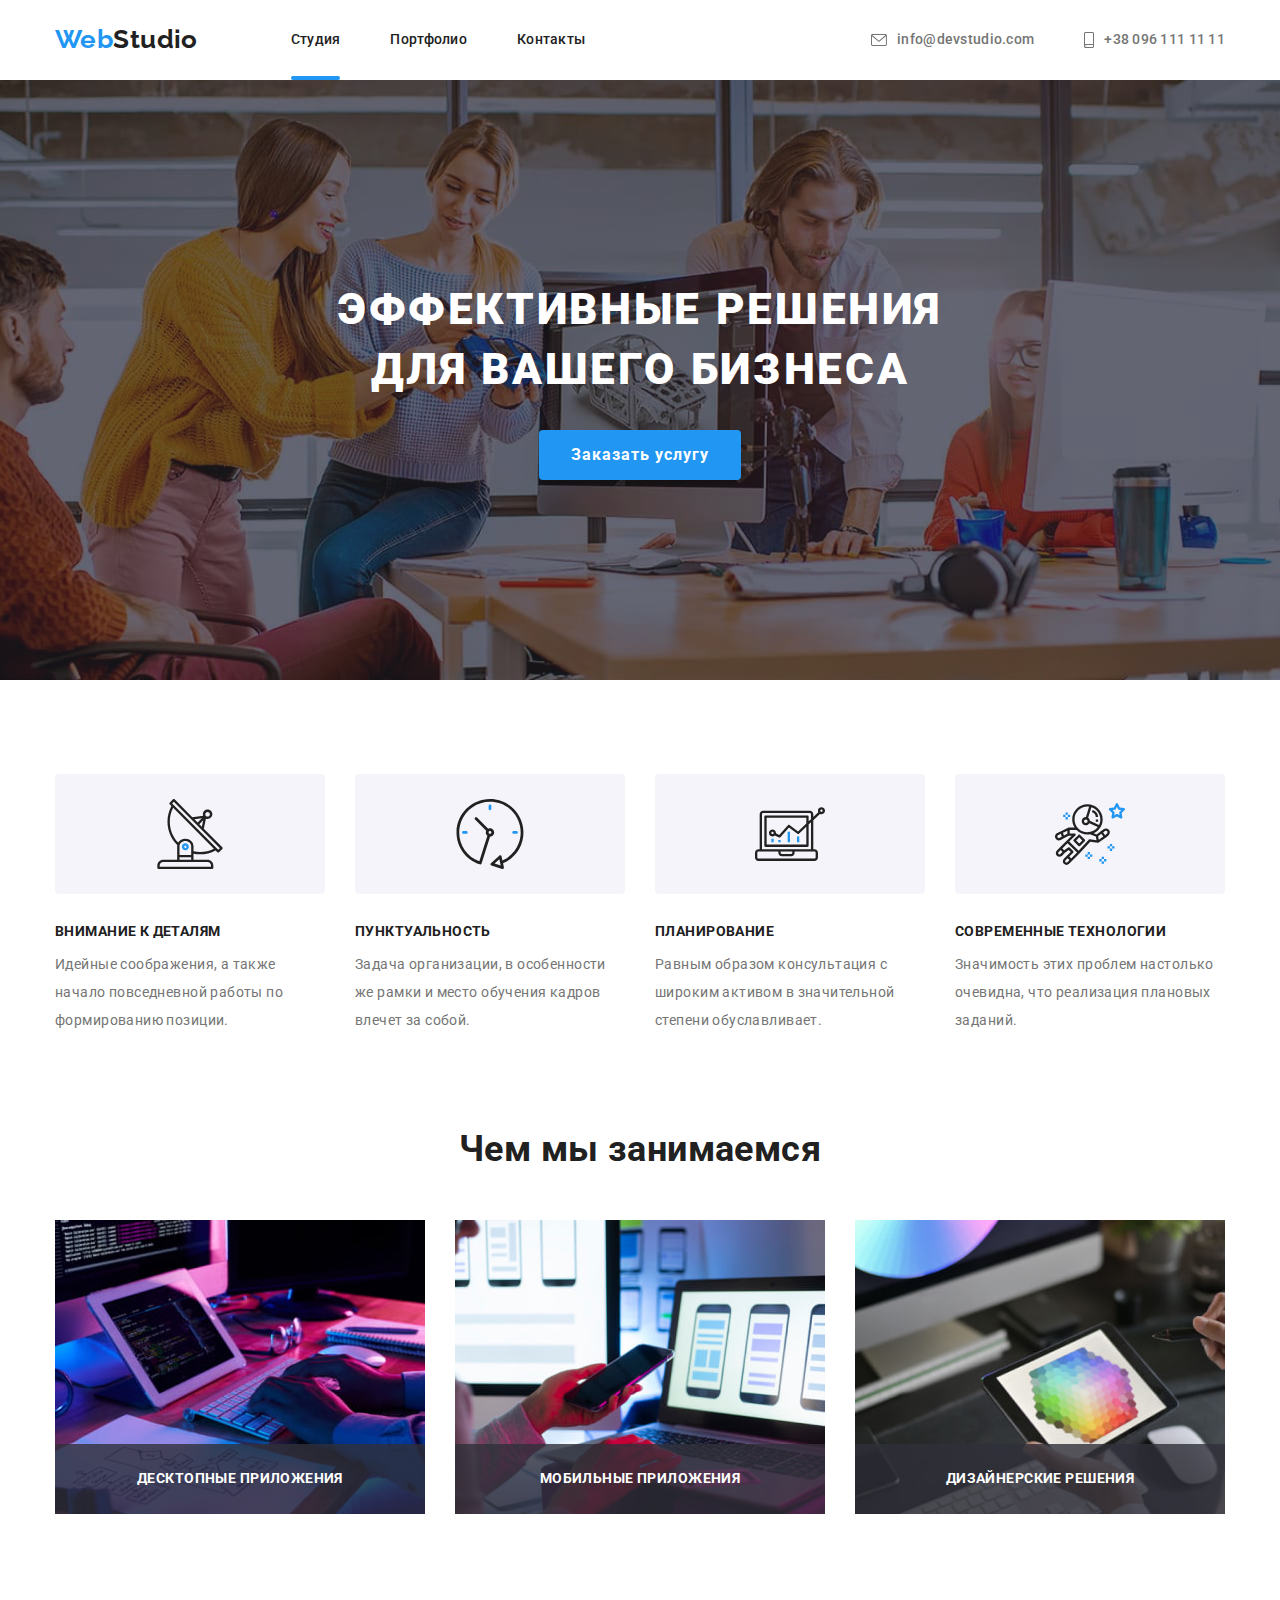
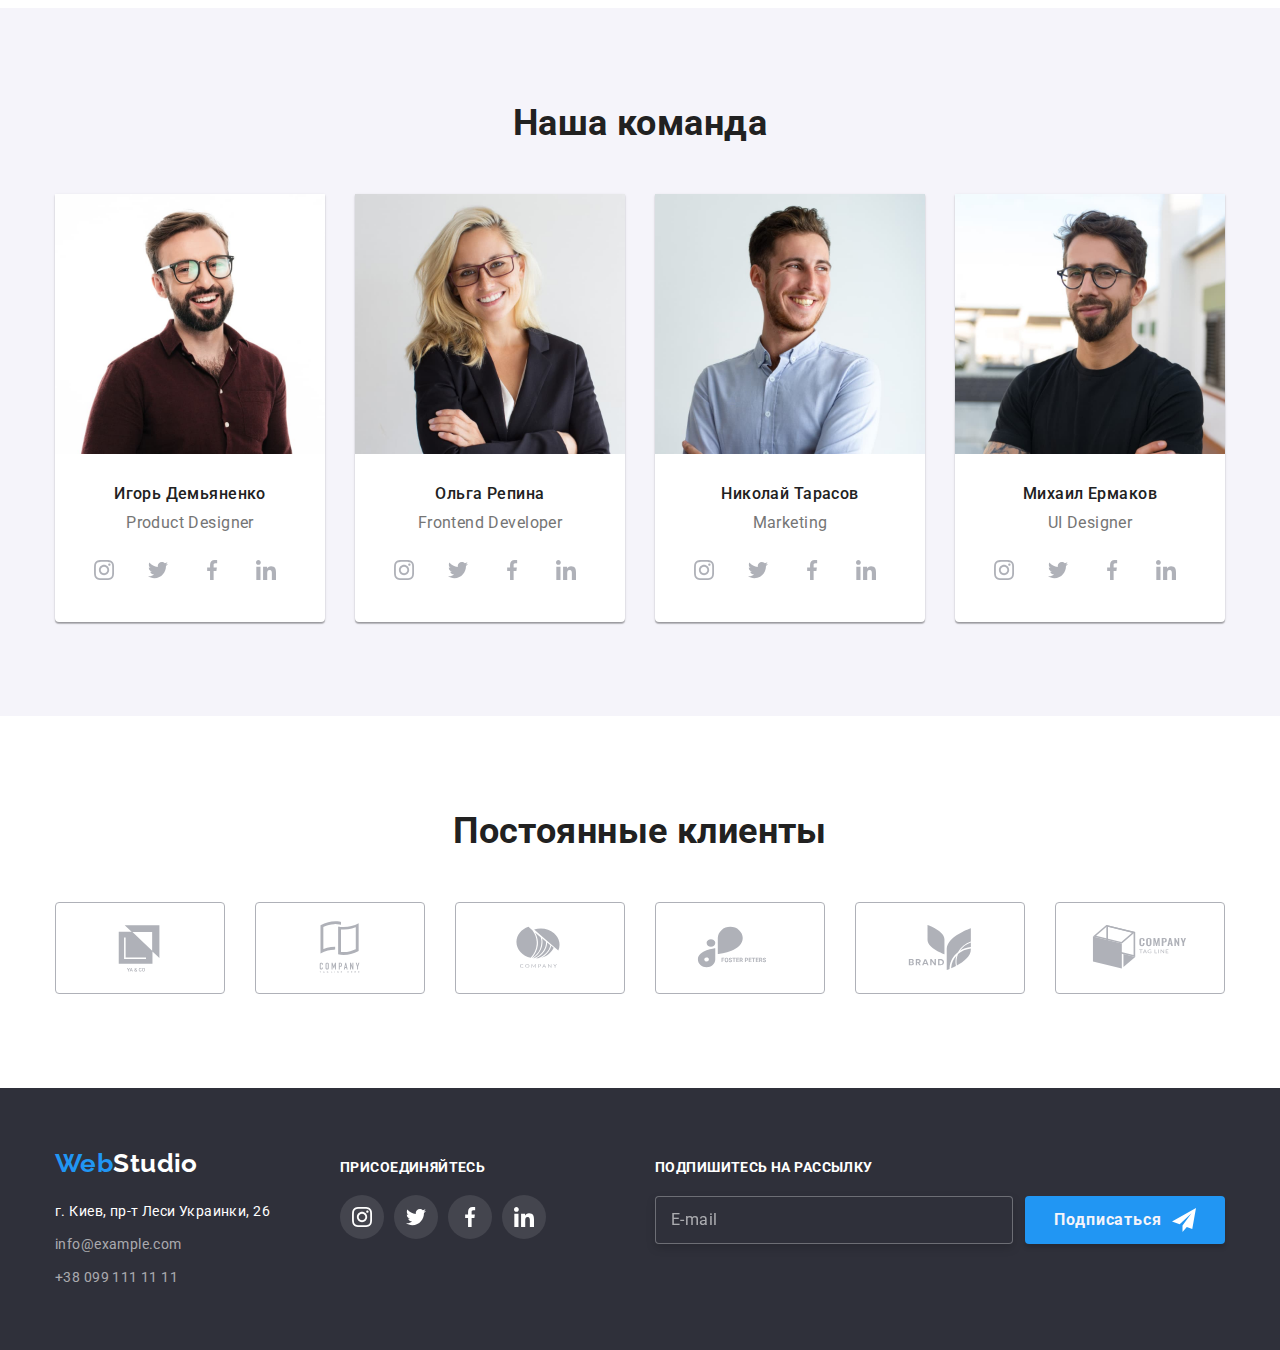
<file: index.html>
<!DOCTYPE html>
<html lang="ru">
    <head> 
    <meta charset="utf-8">
    <meta name="viewport" content="width=device width, initial-scale=1.0">
    <title>index.html</title>
    <link rel="preconnect" href="https://fonts.googleapis.com">
    <link rel="preconnect" href="https://fonts.gstatic.com" crossorigin>
    <link href="https://fonts.googleapis.com/css2?family=Raleway:wght@700&family=Roboto:wght@400;500;700&display=swap" rel="stylesheet">
    <link href=https://cdnjs.cloudflare.com/ajax/libs/modern-normalize/1.1.0/modern-normalize.min.css rel="stylesheet">
    <link rel="stylesheet" href="./css/styles.css">
    </head>
    <body>
        <header class="page-header">
            <div class="container">
                <div class="header-inner">
        <nav class="header-options">
            <a href="index.html" class="logo-header"><span class="part-logo-header">Web</span>Studio</a>
            <ul class="site-nav">
                <li class="site-nav-btn"><a href="index.html" class="button-current">Студия</a></li> 
                <li class="site-nav-btn"><a href="./portfolio.html" class="button">Портфолио</a></li> 
                <li class="site-nav-btn"><a href="index.html" class="button">Контакты</a></li> 
            </ul>
        </nav>
        <ul class="contact-info-header">
            <li class="header-mail">
                <a class="link-contacts"
                href="mailto:info@devstudio.com">
                <svg class="mail-icon">
                    <use href="./images/icons.svg#icon-envelope"></use>
                </svg>info@devstudio.com</a>
            </li>
            <li class="header-phone">
                <a class="link-contacts"
                href="tel:+380961111111">
                <svg class="phone-icon">
                    <use href="./images/icons.svg#icon-smartphone"></use>
                </svg>+38 096 111 11 11</a>
            </li>
        </ul>
    </div>
    </div>
    </header>
    <main>
        <section class="banner-section section">
            <h1 class="title">ЭФФЕКТИВНЫЕ РЕШЕНИЯ ДЛЯ ВАШЕГО БИЗНЕСА</h1>
            <button type="button" class="banner-btn" data-modal-open><span>Заказать услугу</span></button>
    </section>
        <section class="features section">
            <div class="container">
            <h2 class="feature">особенности</h2>
           <ul class="solutions">
               <li class="solution-order">
                   <div class="feature-item">
                  <svg class="icon-antenna" width="70" height="70">
                      <use href="./images/icons.svg#icon-antenna"></use>
                  </svg></div>
                <h3 class="solution">ВНИМАНИЕ К ДЕТАЛЯМ</h3>
               <p class="solution-text">Идейные соображения, а также начало повседневной работы по формированию позиции.</p></li>
                <li class="solution-order">
                    <div class="feature-item">
                    <svg class="icon-clock" width="70" height="70px">
                        <use href="./images/icons.svg#icon-clock"></use>
                    </svg>
                </div>
                    <h3 class="solution">ПУНКТУАЛЬНОСТЬ</h3>
                   <p class="solution-text">Задача организации, в особенности же рамки и место обучения кадров влечет за собой.</p></li>
                   <li class="solution-order">
                    <div class="feature-item">
                    <svg class="icon-diagram" width="70" height="70">
                        <use href="./images/icons.svg#icon-diagram"></use>
                    </svg>
                </div>
                       <h3 class="solution">ПЛАНИРОВАНИЕ</h3>
                    <p class="solution-text">Равным образом консультация с широким активом в значительной степени обуславливает.</p></li>
                    <li class="solution-order">
                        <div class="feature-item">
                        <svg class="icon-astronaut" width="70" height="70">
                            <use href="./images/icons.svg#icon-astronaut"></use>
                        </svg>
                    </div>
                        <h3 class="solution">СОВРЕМЕННЫЕ ТЕХНОЛОГИИ</h3>
                    <p class="solution-text">Значимость этих проблем настолько очевидна, что реализация плановых заданий.</p></li>
           </ul>
           </div>
        </section>
        <section class="service section">
            <div class="container">
            <h2 class="service-info">Чем мы занимаемся</h2>
            <ul class="options">
                <li class="coding">
                    <div class="coding-option">
                    <img src="./images/img0.jpg" alt="написание кода" width="370"/>
                        <h3 class="coding-name">Десктопные приложения</h3>
                    </div>
                </li>
                <li class="coding">
                    <div class="coding-option">
                    <img src="./images/img(1).jpg" alt="разметка страницы" width="370"/>
                        <h3 class="coding-name">Мобильные приложения</h3>   
                    </div>
                </li>
                <li class="coding">
                    <div class="coding-option">
                    <img src="./images/img.jpg" alt="дизайн" width="370"/>
                        <h3 class="coding-name">Дизайнерские решения</h3>
                    </div>
                </li>
                </ul>
            </div>
        </section>
        <section class="our-team section">
            <div class="container">
            <h2 class ="team-info">Наша команда</h2>
            <ul class="our-teammates">
                   <li class="team-image">
                    <img src="./images/img(2).jpg" alt="product designer" width="270"/>
                    <div class="team-item">
                        <h3 class="team-name">Игорь Демьяненко</h3>
                        <p class="team-position">Product Designer</p>
                        <ul class="team-links">
                            <li class="image-link">
                            <a class="network-link" href="#">
                            <svg class="social-network" width="20px" height="20px">
                                <use href="./images/icons.svg#icon-instagram"></use>
                            </svg>
                        </a>
                    </li>
                    <li class="image-link">
                        <a class="network-link" href="#">
                            <svg class="social-network" width="20px" height="20px">
                                <use href="./images/icons.svg#icon-twitter"></use>
                            </svg>
                        </a>
                    </li>
                    <li class="image-link">
                        <a class="network-link" href="#">
                            <svg class="social-network" width="20px" height="20px">
                                <use href="./images/icons.svg#icon-facebook"></use>
                            </svg>
                        </a>
                    </li>
                    <li class="image-link">
                        <a class="network-link" href="#">
                            <svg class="social-network" width="20px" height="20px">
                                <use href="./images/icons.svg#icon-linkedin"></use>
                            </svg>
                        </a>
                    </li>
                    </ul>
                </div>
                </li>
                   <li class="team-image">
                       <img src="./images/img(3).jpg" alt="frontend dev" width="270"/>
                    <div class="team-item">
                        <h3 class="team-name">Ольга Репина</h3>
                        <p class="team-position">Frontend Developer</p>
                        <ul class="team-links">
                            <li class="image-link">
                            <a class="network-link" href="#">
                            <svg class="social-network" width="20px" height="20px">
                                <use href="./images/icons.svg#icon-instagram"></use>
                            </svg>
                        </a>
                    </li>
                    <li class="image-link">
                        <a class="network-link" href="#">
                            <svg class="social-network" width="20px" height="20px">
                                <use href="./images/icons.svg#icon-twitter"></use>
                            </svg>
                        </a>
                    </li>
                    <li class="image-link">
                        <a class="network-link" href="#">
                            <svg class="social-network" width="20px" height="20px">
                                <use href="./images/icons.svg#icon-facebook"></use>
                            </svg>
                        </a>
                    </li>
                    <li class="image-link">
                        <a class="network-link" href="#">
                            <svg class="social-network" width="20px" height="20px">
                                <use href="./images/icons.svg#icon-linkedin"></use>
                            </svg>
                        </a>
                    </li>
                    </ul>
                </div>
                </li> 
                   <li class="team-image">
                       <img src="./images/img(4).jpg" alt="marketing" width="270"/>
                    <div class="team-item">
                        <h3 class="team-name">Николай Тарасов</h3>
                        <p class="team-position">Marketing</p>
                        <ul class="team-links">
                            <li class="image-link">
                            <a class="network-link" href="#">
                            <svg class="social-network" width="20px" height="20px">
                                <use href="./images/icons.svg#icon-instagram"></use>
                            </svg>
                        </a>
                    </li>
                    <li class="image-link">
                        <a class="network-link" href="#">
                            <svg class="social-network" width="20px" height="20px">
                                <use href="./images/icons.svg#icon-twitter"></use>
                            </svg>
                        </a>
                    </li>
                    <li class="image-link">
                        <a class="network-link" href="#">
                            <svg class="social-network" width="20px" height="20px">
                                <use href="./images/icons.svg#icon-facebook"></use>
                            </svg>
                        </a>
                    </li>
                    <li class="image-link">
                        <a class="network-link" href="#">
                            <svg class="social-network" width="20px" height="20px">
                                <use href="./images/icons.svg#icon-linkedin"></use>
                            </svg>
                        </a>
                    </li>
                    </ul>
                </div>
                </li> 
                   <li class="team-image">
                       <img src="./images/img(5).jpg" alt="designer" width="270"/>
                       <div class="team-item">
                    <h3 class="team-name">Михаил Ермаков</h3>
                    <p class="team-position">UI Designer</p>
                    <ul class="team-links">
                        <li class="image-link">
                        <a class="network-link" href="#">
                        <svg class="social-network" width="20px" height="20px">
                            <use href="./images/icons.svg#icon-instagram"></use>
                        </svg>
                    </a>
                </li>
                <li class="image-link">
                    <a class="network-link" href="#">
                        <svg class="social-network" width="20px" height="20px">
                            <use href="./images/icons.svg#icon-twitter"></use>
                        </svg>
                    </a>
                </li>
                <li class="image-link">
                    <a class="network-link" href="#">
                        <svg class="social-network" width="20px" height="20px">
                            <use href="./images/icons.svg#icon-facebook"></use>
                        </svg>
                    </a>
                </li>
                <li class="image-link">
                    <a class="network-link" href="#">
                        <svg class="social-network" width="20px" height="20px">
                            <use href="./images/icons.svg#icon-linkedin"></use>
                        </svg>
                    </a>
                </li>
                </ul>
            </div>
                </li>
                </ul>
            </div>
        </section>
        <section class="client section">
            <div class="container">
                <h2 class="return-clients">Постоянные клиенты</h2>
                <ul class="companies">
                    <li class="company-name">
                        <a class="company-link" href="#">
                        <svg class="company-logo" width="106px" height="60px">
                            <use href="./images/icons.svg#icon-Logo1"></use>
                        </svg>
                    </a>
                    </li>
                    <li class="company-name">
                        <a class="company-link" href="#">
                            <svg class="company-logo" width="106px" height="60px">
                            <use href="./images/icons.svg#icon-Logo2"></use>
                        </svg>
                    </a>
                    </li>
                    <li class="company-name">
                        <a class="company-link" href="#">
                            <svg class="company-logo" width="106px" height="60px">
                            <use href="./images/icons.svg#icon-Logo3"></use>
                        </svg>
                    </a>
                    </li>
                    <li class="company-name">
                        <a class="company-link" href="#">
                            <svg class="company-logo" width="106px" height="60px">
                            <use href="./images/icons.svg#icon-Logo4"></use>
                        </svg>
                    </a>
                    </li>
                    <li class="company-name">
                        <a class="company-link" href="#">
                        <svg class="company-logo" width="106px" height="60px">
                            <use href="./images/icons.svg#icon-Logo5"></use>
                        </svg>
                    </a>
                    </li>
                    <li class="company-name">
                        <a class="company-link" href="#">
                        <svg class="company-logo" width="106px" height="60px">
                            <use href="./images/icons.svg#icon-Logo6"></use>
                        </svg>
                    </a>
                    </li>
                </ul>
            </div>
        </section>
    </main>
            <footer class="page-footer">
                <div class="container">
                    <div class="footer-info">
                        <div>
                    <div class="logo">
                <a href="index.html" class="logo-footer"><span class="part-logo-footer">Web</span>Studio</a></div>
                    <ul class="contact-info-footer">
                      <li class="contacts"> <a class="footer-address"
                          href="https://bit.ly/3pXMvUd" target="_blank" rel="noopener noreferrer">г. Киев, пр-т
                          Леси Украинки, 26</a> 
                        </li>
                      <li class="contacts">
                          <a class="footer-mail" href="mailto:info@example.com">info@example.com</a>
                        </li>
                      <li class="contacts">
                          <a class="footer-phone" href="tel:+380991111111">+38 099 111 11 11</a>
                        </li>
                    </ul>
                </div>
                    <div class="join-us">
                        <h2 class="footer-title">ПРИСОЕДИНЯЙТЕСЬ</h2>
                        <ul class="footer-networks">
                            <li class="item-footer">
                                <a href="" class="item-link">
                                    <svg class="svg-footer" width="20px" height="20px">
                                        <use href="./images/icons.svg#icon-instagram"></use>
                                    </svg></a>
                            </li>
                            <li class="item-footer">
                                <a href="" class="item-link">
                                    <svg class="svg-footer" width="20px" height="20px">
                                        <use href="./images/icons.svg#icon-twitter"></use>
                                    </svg></a>
                            </li>
                            <li class="item-footer">
                                <a href="" class="item-link">
                                    <svg class="svg-footer" width="20px" height="20px">
                                        <use href="./images/icons.svg#icon-facebook"></use>
                                    </svg></a>
                            </li>
                            <li class="item-footer">
                                <a href="" class="item-link">
                                    <svg class="svg-footer" width="20px" height="20px">
                                        <use href="./images/icons.svg#icon-linkedin"></use>
                                    </svg></a>
                                </li>
                            </ul>
                        </div>
                            <div class="subscription">
                                    <form class="sign-up">
                                        <div class="form-label">
                                        <label for="mail" class="label-mail">Подпишитесь на рассылку</label>
                                        <div class="form-input">
                                            <input type="email" name="mail" id="mail" placeholder="E-mail" class="mail-sub">
                                        <button type="submit" class="signup-button">
                                            <span class="signup-name">Подписаться</span>
                                            <svg class="svg-signup" width="24px" height="24px">
                                                <use href="./images/icons.svg#icon-plane"></use>
                                            </svg>
                                    </button>
                                </div>
                                </div>
                                    </form>
                    </div>
                </div>
            </div>
        </footer>

        <div class="backdrop is-hidden" data-modal>
            <div class="modal">
                <button class="close-modal" data-modal-close>
                    <svg class="close-svg" width="11px" height="11px">
                        <use href="./images/icons.svg#icon-cross"></use>
                    </svg>
                </button>

                <form class="modal-form">
                    <b class="text-form">Оставьте свои данные, мы вам перезвоним</b>
                    <label for="name" class="label-form">Имя</label>
                    <div class="modal-item">
                        <input type="text" id="name" class="input-form" name="name">
                        <svg class="svg-form" width="18px" height="18px">
                            <use href="./images/icons.svg#icon-person"></use>
                        </svg>
                    </div>

                    <label for="tel" class="label-form">Телефон</label>
                    <div class="modal-item">
                        <input type="tel" id="tel" class="input-form" name="tel">
                        <svg class="svg-form" width="18px" height="18px">
                            <use href="./images/icons.svg#icon-phone"></use>
                        </svg>
                    </div>

                    <label for="mail-modal" class="label-form">Почта</label>
                    <div class="modal-item">
                        <input type="email" id="mail-modal" class="input-form" name="mail">
                        <svg class="svg-form" width="18px" height="18px">
                            <use href="./images/icons.svg#icon-mail"></use>
                        </svg>
                    </div>

                    <div class="modal-item">
                        <label for="comment" class="label-form">Комментарий</label>
                        <textarea name="comment" id="comment" class="textarea-form" placeholder="Введите текст"></textarea>
                        <label for="policy" class="label-policy">
                            <input type="checkbox" name="policy" id="policy" class="checkbox">
                            <span class="check-icon"></span>
                            Соглашаюсь с рассылкой и принимаю <a href="" class="contract">Условия договора</a>
                        </label>
                        <div class="button-modal">
                            <button type="submit" class="button-form">Отправить</button>
                        </div>
                    </div>
                </form>
            </div>
        </div>

        <script src="./js/modal.js"></script>
    </body>
</html>
</file>
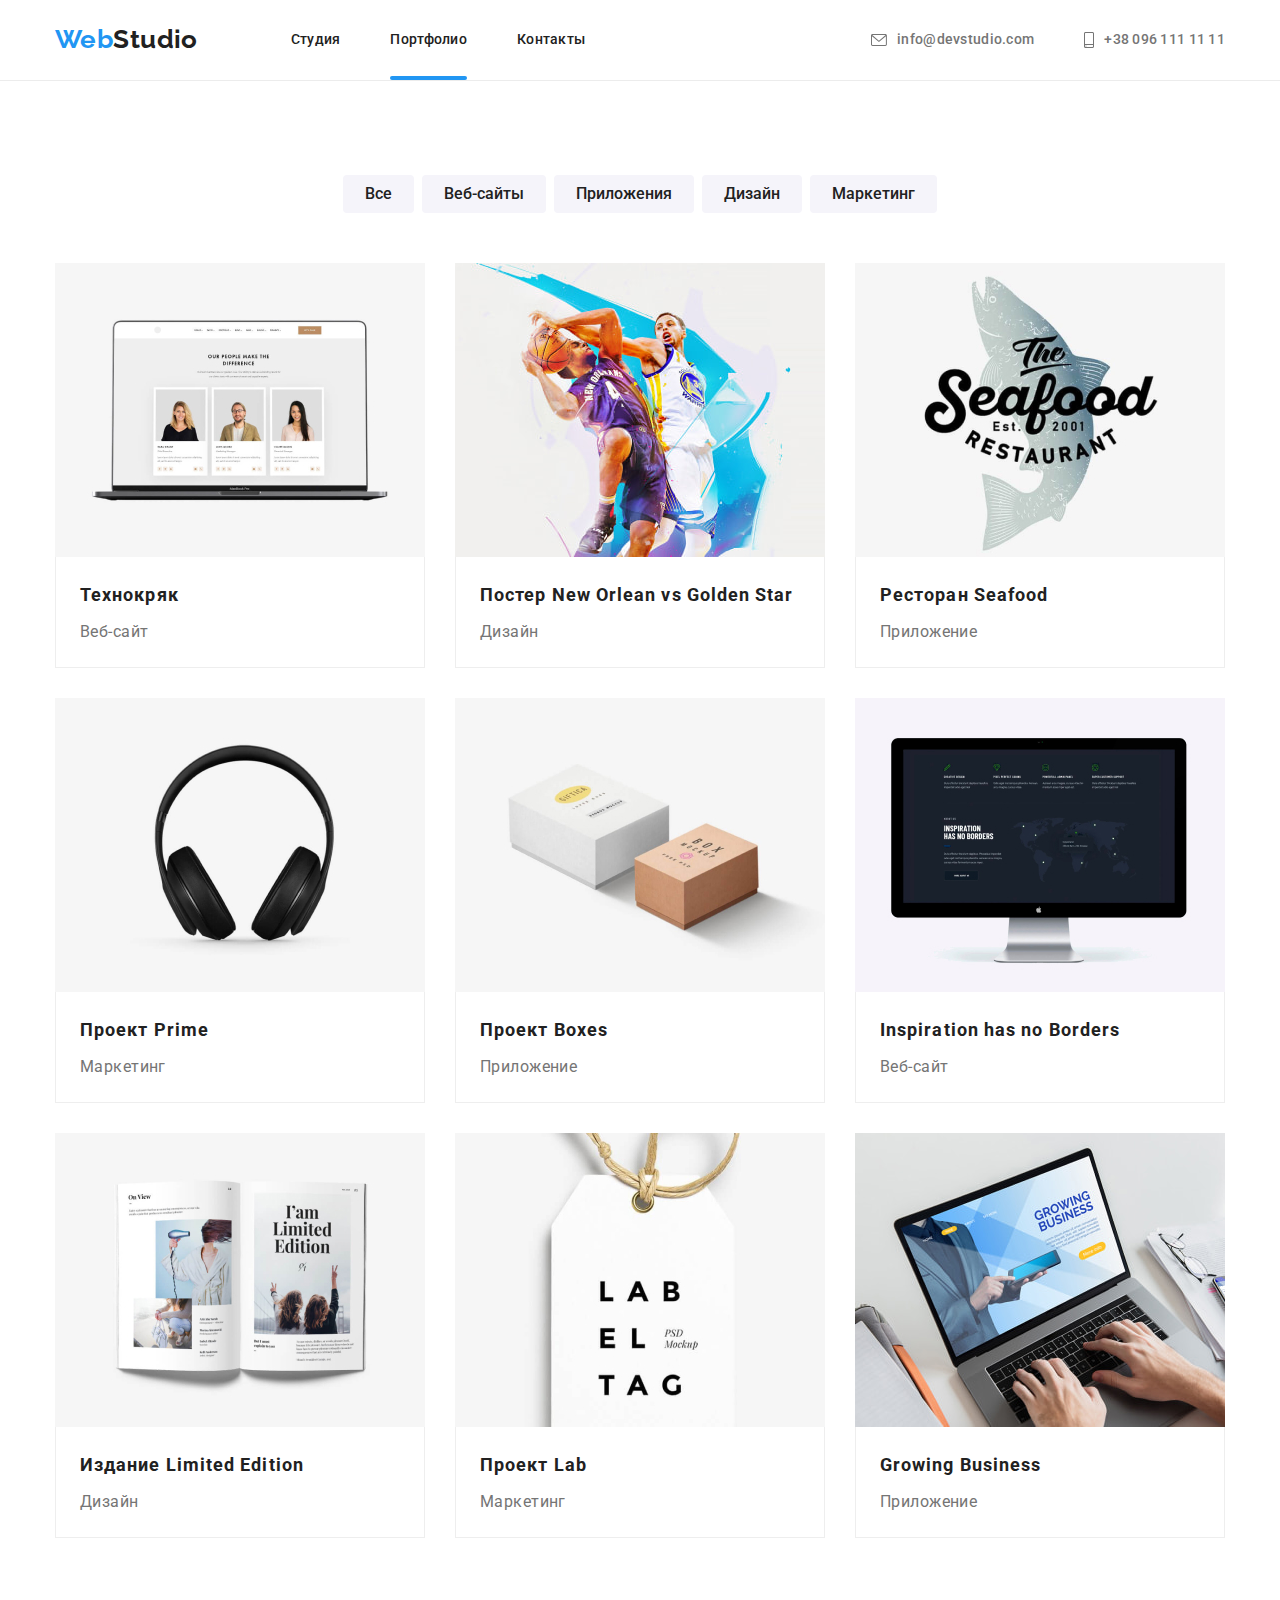
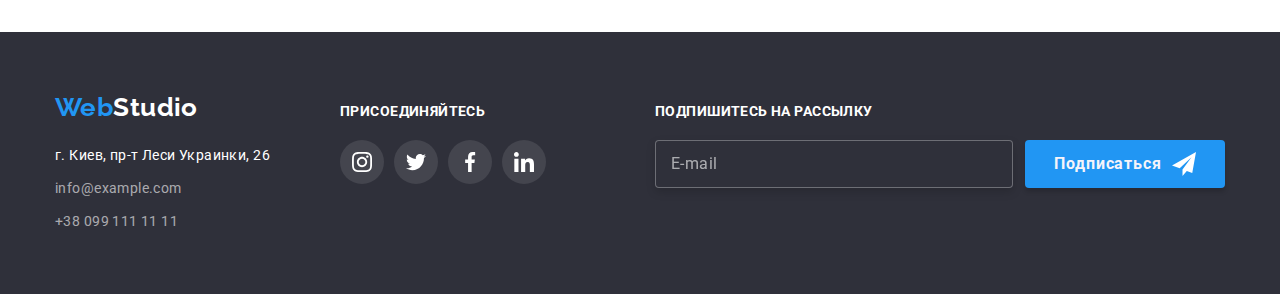
<file: portfolio.html>
<!DOCTYPE html>
<html lang="ru">
    <head> 
    <meta charset="utf-8">
    <meta name="viewport" content="width=device width, initial-scale=1.0">
    <title>portfolio.html</title>
    <link rel="preconnect" href="https://fonts.googleapis.com">
    <link rel="preconnect" href="https://fonts.gstatic.com" crossorigin>
    <link href="https://fonts.googleapis.com/css2?family=Raleway:wght@700&family=Roboto:wght@400;500;700&display=swap" rel="stylesheet">
    <link href=https://cdnjs.cloudflare.com/ajax/libs/modern-normalize/1.1.0/modern-normalize.min.css rel="stylesheet">
    <link rel="stylesheet" href="./css/styles.css">
    </head>
    <body>
        <header class="page-header">
            <div class="container">
                <div class="header-inner">
        <nav class="header-options">
            <a href="index.html" class="logo-header"><span class="part-logo-header">Web</span>Studio</a>
            <ul class="site-nav">
                <li class="site-nav-btn"><a href="./index.html" class="button">Студия</a></li> 
                <li class="site-nav-btn"><a href="portfolio.html" class="button-current">Портфолио</a></li> 
                <li class="site-nav-btn"><a href="index.html" class="button">Контакты</a></li> 
            </ul>
        </nav>
        <ul class="contact-info-header">
            <li class="header-mail">
                <a class="link-contacts"
                href="mailto:info@devstudio.com">
                <svg class="mail-icon">
                    <use href="./images/icons.svg#icon-envelope"></use>
                </svg>info@devstudio.com</a>
            </li>
            <li class="header-phone">
                <a class="link-contacts"
                href="tel:+380961111111">
                <svg class="phone-icon">
                    <use href="./images/icons.svg#icon-smartphone"></use>
                </svg>+38 096 111 11 11</a>
            </li>
        </ul>
    </div>
    </div>
    </header>
    <main>
<section class="portfolio section">
    <div class="container">
<h1 class ="name">Портфолио</h1>
    <ul class="portfolio-options">
        <li class="portfolio-option"><button class="portfolio-btn" type="button">Все</button></li>
        <li class="portfolio-option"><button class="portfolio-btn" type="button">Веб-сайты</button></li>
        <li class="portfolio-option"><button class="portfolio-btn" type="button">Приложения</button></li>
        <li class="portfolio-option"><button class="portfolio-btn" type="button">Дизайн</button></li>
        <li class="portfolio-option"><button class="portfolio-btn" type="button">Маркетинг</button></li>
    </ul>
    <ul class="projects">
<li class="project">
    <a href="#" class="project-link">
        <div class="project-overlay">
    <img src="./images/img6.jpg" alt="экран ноутбука" width="370">
        <p class="project-item">Ресурс предлагает комплексные предложения с разным уровнем функционала и сервисов. 
            Все это позволит посетителю получить исчерпывающие сведения о компании или частном лице.</p>
    </div>
    <div class="project-info">
    <h2 class="project-name">Технокряк</h2>
    <p class="web-site">Веб-сайт</p>
    </div>
</a>
</li>
<li class="project">
    <a href="#" class="project-link">
        <div class="project-overlay">
    <img src="./images/img7.jpg" alt="баскетболисты" width="370"/>
    <p class="project-item">Ресурс предлагает комплексные предложения с разным уровнем функционала и сервисов. 
        Все это позволит посетителю получить исчерпывающие сведения о компании или частном лице.</p>
</div>
    <div class="project-info">
    <h2 class="project-name">Постер New Orlean vs Golden Star</h2>
    <p class="design">Дизайн</p>
</div>
</a>
</li>
<li class="project">
    <a href="#" class="project-link">
        <div class="project-overlay">
    <img src="./images/img8.jpg" alt="рыба" width="370"/>
    <p class="project-item">Ресурс предлагает комплексные предложения с разным уровнем функционала и сервисов. 
        Все это позволит посетителю получить исчерпывающие сведения о компании или частном лице.</p>
    </div>
    <div class="project-info">
    <h2 class="project-name">Ресторан Seafood</h2>
    <p class="app">Приложение</p>
</div>
</a>
</li>
<li class="project">
    <a href="#" class="project-link">
        <div class="project-overlay">
    <img src="./images/img9.jpg" alt="наушники" width="370"/>
    <p class="project-item">Ресурс предлагает комплексные предложения с разным уровнем функционала и сервисов. 
        Все это позволит посетителю получить исчерпывающие сведения о компании или частном лице.</p>
    </div>
    <div class="project-info">
    <h2 class="project-name">Проект Prime</h2>
    <p class="marketing">Маркетинг</p>
</div>
</a>
</li>
<li class="project">
    <a href="#" class="project-link">
        <div class="project-overlay">
    <img src="./images/img10.jpg" alt="коробки" width="370"/>
    <p class="project-item">Ресурс предлагает комплексные предложения с разным уровнем функционала и сервисов. 
        Все это позволит посетителю получить исчерпывающие сведения о компании или частном лице.</p>
    </div>
    <div class="project-info">
    <h2 class="project-name">Проект Boxes</h2>
    <p class="app">Приложение</p>
</div>
</a>
</li>
<li class="project">
    <a href="#" class="project-link">
        <div class="project-overlay">
    <img src="./images/img11.jpg" alt="экран компьютера" width="370"/>
    <p class="project-item">Ресурс предлагает комплексные предложения с разным уровнем функционала и сервисов. 
        Все это позволит посетителю получить исчерпывающие сведения о компании или частном лице.</p>
    </div>
    <div class="project-info">
    <h2 class="project-name">Inspiration has no Borders</h2>
    <p class="web-site">Веб-сайт</p>
</div>
</a>
</li>
<li class="project">
    <a href="#" class="project-link">
        <div class="project-overlay">
    <img src="./images/img12.jpg" alt="журнал" width="370"/>
    <p class="project-item">Ресурс предлагает комплексные предложения с разным уровнем функционала и сервисов. 
        Все это позволит посетителю получить исчерпывающие сведения о компании или частном лице.</p>
    </div>
    <div class="project-info">
    <h2 class="project-name">Издание Limited Edition</h2>
    <p class="design">Дизайн</p>
</div>
</a>
</li>
<li class="project">
    <a href="#" class="project-link">
        <div class="project-overlay">
    <img src="./images/img13.jpg" alt="ярлык" width="370"/>
    <p class="project-item">Ресурс предлагает комплексные предложения с разным уровнем функционала и сервисов. 
        Все это позволит посетителю получить исчерпывающие сведения о компании или частном лице.</p>
    </div>
    <div class="project-info">
    <h2 class="project-name">Проект Lab</h2>
    <p class="marketing">Маркетинг</p>
</div>
</a>
</li>
<li class="project">
    <a href="#" class="project-link">
        <div class="project-overlay">
    <img src="./images/img14.jpg" alt="приложение" width="370"/>
    <p class="project-item">Ресурс предлагает комплексные предложения с разным уровнем функционала и сервисов. 
        Все это позволит посетителю получить исчерпывающие сведения о компании или частном лице.</p>
    </div>
    <div class="project-info">
    <h2 class="project-name">Growing Business</h2>
    <p class="app">Приложение</p>
</div>
</a>
</li>
</ul>
</div>
</section>
</main>
<footer class="page-footer">
    <div class="container">
        <div class="footer-info">
            <div>
        <div class="logo">
    <a href="index.html" class="logo-footer"><span class="part-logo-footer">Web</span>Studio</a></div>
        <ul class="contact-info-footer">
          <li class="contacts"> <a class="footer-address"
              href="https://bit.ly/3pXMvUd" target="_blank" rel="noopener noreferrer">г. Киев, пр-т
              Леси Украинки, 26</a> 
            </li>
          <li class="contacts">
              <a class="footer-mail" href="mailto:info@example.com">info@example.com</a>
            </li>
          <li class="contacts">
              <a class="footer-phone" href="tel:+380991111111">+38 099 111 11 11</a>
            </li>
        </ul>
    </div>
        <div class="join-us">
            <h2 class="footer-title">ПРИСОЕДИНЯЙТЕСЬ</h2>
            <ul class="footer-networks">
                <li class="item-footer">
                    <a href="" class="item-link">
                        <svg class="svg-footer" width="20px" height="20px">
                            <use href="./images/icons.svg#icon-instagram"></use>
                        </svg></a>
                </li>
                <li class="item-footer">
                    <a href="" class="item-link">
                        <svg class="svg-footer" width="20px" height="20px">
                            <use href="./images/icons.svg#icon-twitter"></use>
                        </svg></a>
                </li>
                <li class="item-footer">
                    <a href="" class="item-link">
                        <svg class="svg-footer" width="20px" height="20px">
                            <use href="./images/icons.svg#icon-facebook"></use>
                        </svg></a>
                </li>
                <li class="item-footer">
                    <a href="" class="item-link">
                        <svg class="svg-footer" width="20px" height="20px">
                            <use href="./images/icons.svg#icon-linkedin"></use>
                        </svg></a>
                </li>
            </ul>
        </div>
        <div class="subscription">
            <form class="sign-up">
                <div class="form-label">
                <label for="mail" class="label-mail">Подпишитесь на рассылку</label>
                <div class="form-input">
                    <input type="email" name="mail" id="mail" placeholder="E-mail" class="mail-sub">
                <button type="submit" class="signup-button">
                    <span class="signup-name">Подписаться</span>
                    <svg class="svg-signup" width="24px" height="24px">
                        <use href="./images/icons.svg#icon-plane"></use>
                    </svg>
            </button>
        </div>
        </div>
            </form>
</div>
    </div>
    </div>
</footer>
</body>
</html>
</file>
<file: css/styles.css>
:root {
    --primary-text-color:#212121;
    --title-text-color:#757575;
    --accent-color:#2196F3;
    --logo-color: #2196F3;
    --primary-bg-color:#fff;
    --secondary-text-color: #fff;
    --secondary-bg-color:#F5F4FA;
    --button-bg-color:#188CE8;
    --banner-bg-color:#2F303A;
    --svg-color: #afb1b8;
}

body {
    background-color:var(--primary-bg-color);
    color:var(--primary-text-color);
    font-family: Roboto, sans-serif;
    font-size: 14px;
    line-height: 1.71;
    letter-spacing: 0.03em;
}

ul {
    list-style: none;
    margin: 0;
    padding: 0;
}

a {
    text-decoration: none;
    display: inline-block;
}

.button, .button-current {
    font-family: inherit;
    font-style: normal;
    font-weight: 500;
    font-size: 14px;
    line-height: 1.14;
    letter-spacing: 0.02em;
    color:var(--primary-text-color);
    padding-top: 32px;
    padding-bottom: 32px;
    position: relative;
    transition: color 250ms cubic-bezier(0.4, 0, 0.2, 1);
}

.button:focus,
.button:hover {
    color: var(--accent-color);
}

.button-current:focus {
    color: var(--accent-color);
}
.button-current:hover {
    background-color: var(--secondary-text-color);
    color: var(--accent-color);
}

.button-current::after {
    content: '';
    position: absolute;
    left: 0;
    bottom: 0;
    display: block;
    width: 100%;
    height: 4px;
    background-color: var(--accent-color);
    border-radius: 2px;

    transition: transform 250ms cubic-bezier(0.4, 0, 0.2, 1);
}

.button-current:hover::after {
    transform: scaleX(1);
}

.title {
    color: var(--secondary-text-color);
    font-weight: 900;
    font-size: 44px;
    line-height: 1.36;
    text-align: center;
    letter-spacing: 0.06em;
    text-transform: uppercase;
}

.logo-header {
    font-family: 'Raleway';
    font-style: normal;
    font-weight: 700;
    font-size: 26px;
    line-height: 1.19;
    color:var(--primary-text-color);
}

.part-logo-header {
    color: var(--logo-color);
}

.logo-footer {
    font-family: 'Raleway';
    font-style: normal;
    font-weight: 700;
    font-size: 26px;
    line-height: 1.19;
    color:var(--secondary-text-color);
}

.part-logo-footer {
    color:var(--logo-color);
}

:link:hover {
    background-color:transparent;
    color:var(--accent-color);
}

.banner-section .banner-btn {
    color:var(--secondary-text-color);
    background-color: var(--accent-color);
    font-family: inherit;
    font-style: normal;
    font-weight: 700;
    font-size: 16px;
    line-height: 1.88;
    align-items: center;
    text-align: center;
    letter-spacing: 0.06em;
    cursor: pointer;
    border-radius: 4px;
    border: none;
    padding: 10px 32px;
    box-shadow: 0px 4px 4px rgba(0, 0, 0, 0.15);
    transition: color 250ms cubic-bezier(0.4, 0, 0.2, 1);
}

.banner-btn:hover {
    background: var(--button-bg-color);
}

.banner-btn:focus {
    background: var(--button-bg-color);
}

.header-mail,
.header-phone {
font-weight: 500;
font-size: 14px;
line-height: 1.14;
letter-spacing: 0.02em;
color: var(--title-text-color);
}

.feature,
.name {
    color: var(--secondary-text-color);
    position: absolute;
    width: 1px;
    height: 1px;
    margin: -1px;
    padding: 0;
    overflow: hidden;
    border: 0;
    clip: rect(0 0 0 0);
}

.opacity:hover,
.opacity:focus {
    opacity: 1;
}
.transparent:hover,
.transparent:focus {
    color:transparent;
}

.solutions .solution{
    font-weight: 700;
    font-size: 14px;
    line-height: 1.14;
    text-transform: uppercase;
    color:var(--primary-text-color);
}

.solution-text{
font-size: 14px;
line-height: 2;
color:var(--title-text-color);
}

.service-info,
.team-info,
.return-clients {
    font-weight: 700;
    font-size: 36px;
    line-height: 1.17;
    text-align: center;
    color: var(--primary-text-color);
}

.footer-title {
    font-weight: 700;
    font-size: 14px;
    line-height: 1.17;
    color:var(--secondary-text-color);
    margin-bottom: 20px;
}

.our-team {
    background-color:var(--secondary-bg-color);
    }

.team-name {
    font-weight: 500;
    font-size: 16px;
    line-height: 1.19;
    color:var(--primary-text-color);
    }

    .team-position{
font-size: 16px;
line-height: 1.19;
color: var(--title-text-color);
    }

.contact-info {
    color: var(--title-text-color);
}

.banner-section,
.page-footer {
    background-color: var(--banner-bg-color);
}

.footer-address {
font-family: inherit;
font-style: normal;
font-weight: 400;
font-size: 14px;
line-height: 1.71;
letter-spacing: 0.03em;
color: var(--secondary-text-color);
transition: color 250ms cubic-bezier(0.4, 0, 0.2, 1);
}

.footer-mail,
.footer-phone {
    font-family: inherit;
    font-style: normal;
    font-weight: 400;
    font-size: 14px;
    line-height: 1.71;
    letter-spacing: 0.03em;
    color: rgba(255, 255, 255, 0.6);
    transition: color 250ms cubic-bezier(0.4, 0, 0.2, 1);
}

.footer-address:hover,
.footer-address:focus {
    color: var(--accent-color);
}

.portfolio-btn {
    font-family: inherit;
    font-style: normal;
    font-weight: 500;
    font-size: 16px;
    line-height: 1.63;
    background-color: var(--secondary-bg-color);
    color: var(--primary-text-color);
    border: none;
    padding: 6px 22px;
    background-color: var(--secondary-bg-color);
    border-radius: 4px;
    transition: color 250ms cubic-bezier(0.4, 0, 0.2, 1),
    background-color 250ms cubic-bezier(0.4, 0, 0.2, 1),
    box-shadow 250ms cubic-bezier(0.4, 0, 0.2, 1);
}

.portfolio-btn:hover,
.portfolio-btn:focus {
    background: var(--accent-color);
    color: var(--secondary-text-color);
    box-shadow: 0px 3px 1px rgba(0, 0, 0, 0.1), 0px 1px 2px rgba(0, 0, 0, 0.08), 0px 2px 2px rgba(0, 0, 0, 0.12);
    border-radius: 4px;
}

.portfolio-options {
font-weight: 500;
font-size: 16px;
line-height: 1.62;
color:var(--primary-text-color);
}

.project-name {
font-weight: 700;
font-size: 18px;
line-height: 2;
letter-spacing: 0.06em;
color:var(--primary-text-color);
margin-bottom: 4px;
}

.web-site,
.app,
.design,
.marketing {
font-size: 16px;
line-height: 1.88;
color: var(--title-text-color);
}

h1,
h2,
h3,
h4,
h5,
h6,
p {
    margin: 0;
    padding: 0;
}

img {
    display: block;
    max-width: 100%;
    height: auto;
}


.container {
    width: 100%;
    max-width: 1200px;
    margin-left: auto;
    margin-right: auto;
    padding-left: 15px;
    padding-right: 15px;
}

.solutions {
    display: flex;
}

.solution-order:nth-child(4n) {
    margin-right: 0;
}

.options {
    display: flex;
    justify-content: center;
}

.our-teammates {
    display: flex;
    align-content: space-between;
}

.team-image {
    margin-right: 30px;
    background-color: var(--secondary-text-color);
    box-shadow: 0px 1px 3px rgba(0, 0, 0, 0.12), 0px 1px 1px rgba(0, 0, 0, 0.14), 0px 2px 1px rgba(0, 0, 0, 0.2);
    border-radius: 0px 0px 4px 4px;
    margin-bottom: 0px;
}

.team-image:nth-child(4n) {
    margin-right: 0;
}

.team-name {
    text-align: center;
}

.team-position {
    text-align: center;
    margin-top: 10px;
}

.projects {
    display: flex;
    flex-wrap: wrap;

    margin-right: -30px;
    margin-top: -30px;

    flex-basis: calc(100% - 270 / 9);
}

.projects >.project {
    margin-right: 30px;
    margin-top: 30px;
}

.project-link {
    display: block;
    transition: box-shadow 250ms cubic-bezier(0.4, 0, 0.2, 1);
}

.project-link:hover,
.project-link:focus {
    background-color: var(--secondary-text-color);
    box-shadow: 0px 1px 1px rgba(0, 0, 0, 0.12), 0px 4px 4px rgba(0, 0, 0, 0.06), 1px 4px 6px rgba(0, 0, 0, 0.16);
}

.title {
    margin-bottom: 30px;
    margin-left: auto;
    margin-right: auto;
    width: 696px;
    text-align: center;
    align-items: center;
}

.container > .header-inner {
    display: flex;
    align-items: center;
    justify-content: space-between;
}

.contact-info-header {
    display: flex;
    margin-left: auto;
    align-items: center;
}

.link-contacts {
    display: flex;
    align-items: center;
    font-weight: 500;
    font-size: 14px;
    line-height: 1.14;
    letter-spacing: 0.02em;
    font-style: normal;
    color: var(--title-text-color);
    transition: color 250ms cubic-bezier(0.4, 0, 0.2, 1);
}

.link-contacts:hover,
.link-contacts:focus {
    color: var(--accent-color);
}

.link-contacts:hover .phone-icon {
    fill: currentColor;
}

.link-contacts:focus .phone-icon {
    fill: currentColor;
}

.link-contacts:hover .mail-icon {
    fill: currentColor;
}

.link-contacts:focus .mail-icon {
    fill: currentColor;
}

.header-mail {
    margin: auto;
}

.contact:nth-child(1) {
    margin-left: auto;
}

.header-phone {
    padding: auto;
    margin-left: 50px;
}

.site-nav {
    display: flex;
    padding: auto;
    margin-left: 93px;
}

.site-nav-btn {
padding: auto;
margin-left: 50px;
}

.site-nav-btn:nth-child(1) {
    margin-left: auto;
}

.coding {
    margin-right: 30px;
}

.coding:nth-child(3n) {
    margin-right: 0;
}

.options {
    margin-top:50px;
    border: none;
    display: flex;
    justify-content: space-between;
}

.team-info {
    padding-bottom: 50px;
    border: 0px;
}

.header-options {
    display: flex;
    height: auto;
}

.page-header {
    align-items: center;
    display: flex;
}

.logo-header {
    padding-top: 24px;
    padding-bottom: 25px;
}

.solution-text {
    width: 270px;
    height: auto;
    margin-top: 10px;
}

.solution-order {
    margin-right: 30px;
}

.contacts {
    margin-bottom: 9px;
    align-items: center;
}

.contacts:nth-last-child(1) {
    margin-bottom: 0;
}

.logo {
    margin-bottom: 20px;
}

.portfolio-options {
    display: flex;
    justify-content: center;
    margin-bottom: 50px;
    padding-top: auto;
}

.portfolio-option {
    margin-left: 8px;
}

.portfolio-option:nth-child(1) {
    margin-left: 0;
}

.project-info {
    padding-top: 20px;
    padding-left: 24px;
    padding-bottom: 20px;
    padding-right: 24px;
    border-left: 1px;
    border-right: 1px;
    border-bottom: 1px;
    border-top: 0;
    border-color: rgba(238, 238, 238, 1);
    border-style: solid;
}

.page-footer {
    padding-top: 60px;
    padding-bottom: 60px;
}

.section {
    padding-top: 94px;
    padding-bottom: 94px;
}

.our-team section {
    background-color:var(--secondary-bg-color);
}

.features section {
    background-color:var(--secondary-text-color);
}

.service {
    padding-top: 0;
    background-color:var(--secondary-text-color);
}

.portfolio {
    border-top: 1px solid #ECECEC;
}

.banner-section {
    background: #2f303a;
    background-image: 
    linear-gradient(to right, rgba(47, 48, 58, 0.4), rgba(47, 48, 58, 0.4)),
    url(../images/background.jpg);
    max-width: 1600px;
    text-align: center;
    margin-left: auto;
    margin-right: auto;
    padding: 200px 0;
    background-repeat: no-repeat;
    background-size: cover;
    background-position: center;
}

.join-us {
    display: flex;
    margin-left: 70px;
    flex-direction: column;
}

.subscription {
    margin-left: auto;
}

.form-label {
    display: flex;
    flex-direction: column;
}

.label-mail{
    font-weight: 700;
    font-size: 14px;
    line-height: 1.14;
    letter-spacing: 0.03em;
    text-transform: uppercase;
    margin-bottom: 20px;
    
    background-color: #2F303A;
    color: #fff;
    }

.item-form {
    display: flex;
}

.mail-sub{
    width: 358px;
    margin-right: 12px;
    border: 1px solid rgba(255, 255, 255, 0.3);
    box-sizing: border-box;
    filter: drop-shadow(0px 4px 4px rgba(0, 0, 0, 0.15));
    border-radius: 4px;
    padding: 15px;
    background: #2F303A;
    color: #fff;
}

.form-label input::placeholder{
    font-weight: 400;
    font-size: 16px;
    line-height: 1.25;
    letter-spacing: 0.03em;
    color: rgba(255, 255, 255, 0.6);
}

.footer-networks {
    display: flex;
}

.footer-info {
    display: flex;
    align-items: baseline;
}

.companies {
    display: flex;
    justify-content: space-between;
}

.feature-item {
    display: flex;
    margin-bottom: 30px;
    align-items: center;
    justify-content: center;
    height: 120px;
    background: var(--secondary-bg-color);
    border-radius: 4px;
}

.company-link {
    display: flex;
    width: 170px;
    height: 92px;
    border: 1px solid #AFB1B8;
    box-sizing: border-box;
    border-radius: 4px;
    align-items: center;
    justify-content: center;
    transition: border-color 250ms cubic-bezier(0.4, 0, 0.2, 1);
    transition: color 250ms cubic-bezier(0.4, 0, 0.2, 1);
    color: #afb1b8;
}

.company-logo {
    fill: currentColor;
    transition: fill 250ms cubic-bezier(0.4, 0, 0.2, 1);
}

.return-clients {
    margin-bottom: 50px;
}

.company-name {
    margin-right: 30px;
} 

.company-name:last-child {
    margin: 0;
}

.company-link:hover,
.company-link:focus {
    border-color: var(--accent-color);
    color: var(--accent-color);
}

.mail-icon {
    margin-right: 10px;
    fill: var(--title-text-color);
    width: 16px;
    height: 12px;
}

.phone-icon {
    margin-right: 10px;
    fill: var(--title-text-color);
    width: 10px;
    height: 16px;
}

.team-links {
    display: flex;
    justify-content: center;
    padding: 0;
    align-items: center;
    margin-top: 16px;
}

.social-network {
    fill: var(--svg-color);
}

.image-link {
    margin-right: 10px;
}

.image-link:last-child(4){
    margin-right: 0;
}

.network-link {
    display: flex;
    justify-content: center;
    align-items: center;
    width: 44px;
    height: 44px;
    border-radius: 50%;
    transition: background-color 250ms cubic-bezier(0.4, 0, 0.2, 1),
    fill 250ms cubic-bezier(0.4, 0, 0.2, 1);
}

.network-link:hover,
.network-link:focus {
    background-color: var(--accent-color);
}

.network-link:hover .social-network,
.network-link:focus .social-network {
    fill: var(--secondary-text-color);
}

.item-footer {
    margin-right: 10px;
}

.item-footer:last-child {
    margin-right: 0;
}

.item-link {
    display: flex;
    justify-content: center;
    align-items: center;
    border-radius: 50%;
    width: 44px;
    height: 44px;
    background: rgba(255, 255, 255, 0.1);
    transition: background-color 250ms cubic-bezier(0.4, 0, 0.2, 1);
}

.item-link:hover, 
.item-link:focus{
    background-color: var(--accent-color);
}

.svg-footer {
    fill: var(--secondary-text-color);
}

.team-item {
    padding: 30px 0;
}

.backdrop {
    position: fixed;
    top: 0;
    left: 0;
    width: 100%;
    height: 100%;

    background: rgba(0, 0, 0, 0.2);

    opacity: 1;
    transition: opacity 300ms cubic-bezier(0.4, 0, 0.2, 1);
}

.backdrop.is-hidden {
    opacity: 0;
    pointer-events: none;
}

.backdrop.is-hidden .modal {
    transform: translate(-50%, -50%) scale(0.85);
}

.modal {
    position: absolute;
    top: 50%;
    left: 50%;

    height: 581px;
    width: 528px;

    background: var(--primary-bg-color);
    box-shadow: 0px 1px 3px rgba(0, 0, 0, 0.12),
    0px 1px 1px rgba(0, 0, 0, 0.14),
    0px 2px 1px rgba(0, 0, 0, 0.2);
    border-radius: 4px;

    transform: translate(-50%, -50%) scale(1);
    
    transition: transform 300ms cubic-bezier(0.4, 0, 0.2, 1);
}

.modal-form {
    display: flex;
    flex-direction: column;
    margin: 40px;
}

.close-modal {
    position: absolute;
    top: 8px;
    right: 8px;

    padding: 0;
    width: 30px;
    height: 30px;
    
    background: var(--primary-bg-color);
    border-radius: 50%;
    border: 1px solid rgba(0, 0, 0, 0.1);
    box-sizing: border-box;
}

.close-modal:hover,
.close-modal:focus {
    background-color: var(--secondary-text-color);
    fill: var(--accent-color);
}

.project-overlay {
    position: relative;
    overflow: hidden;
}

.project-link:hover .project-item,
.project-link:focus .project-item{
    transform: translateY(0);
}

.project-item {
    position: absolute;
    padding: 63px 24px;

    bottom: 0;
    height: 100%;
    transform: translateY(100%);
    transition: transform 250ms cubic-bezier(0.4, 0, 0.2, 1);;

    font-weight: 400;
    font-size: 18px;
    line-height: 1.5;
    letter-spacing: 0.03em;

    color: var(--secondary-text-color);
    background: rgba(33, 150, 243, 0.9);
}

.coding-option {
    position: relative;
}

.coding-name {
    position: absolute;
    display: flex;
    align-items: center;
    justify-content: center;
    bottom: 0;

    height: 70px;
    width: 100%;

    font-weight: 700;
    font-size: 14px;
    line-height: 1.14;
    letter-spacing: 0.03em;
    text-transform: uppercase;

    color: var(--secondary-text-color);
    background: rgba(47, 48, 58, 0.8);
}

.signup-button {
    display: inline-flex;
    align-items: center;
    justify-content: center;

    width: 200px;
    height: auto;
    color: var(--secondary-bg-color);

    box-shadow: 0px 4px 4px rgba(0, 0, 0, 0.15);
    border: none;
    border-radius: 4px;
    background: var(--accent-color);
    cursor: pointer;
}

.signup-name {
    font-weight: 700;
    font-size: 16px;
    line-height: 1.88;
    letter-spacing: 0.06em;
    margin: 0;
}

.svg-signup {
    margin-left: 10px;
    fill: var(--secondary-text-color);
}  

.modal-item {
    position: relative;
    margin-bottom: 10px;
}

.modal-item:last-child {
    margin-bottom: 0;
}

.text-form{
    font-weight: 700;
    font-size: 20px;
    line-height: 1.15;
    text-align: center;
    letter-spacing: 0.03em;

    margin-bottom: 12px;
}

.input-form:focus  + .svg-form, 
.input-form:hover + .svg-form,
.input-form:hover {
    border-color: var(--accent-color);
    fill: var(--accent-color);

    transition:fill 250ms cubic-bezier(0.4, 0, 0.2, 1);
}

.textarea-form:hover, .textarea-form:focus{
    border-color: var(--accent-color);
    transition:border-color 250ms cubic-bezier(0.4, 0, 0.2, 1);
}

.input-form, 
.textarea-form {
    width: 100%;
    height: 40px;
    border: 1px solid rgba(33, 33, 33, 0.2);
    box-sizing: border-box;
    border-radius: 4px;
    padding-left: 42px;

    transition:border-color 250ms cubic-bezier(0.4, 0, 0.2, 1);
}

.textarea-form {
    height: 120px;
    padding: 12px 16px;
    display: block;
}

textarea {
    resize:none ;
}

.svg-form{
    position: absolute;
    top: 50%;
    left: 12px;
    transform: translateY(-50%);
}

.modal-form textarea::placeholder{
    font-weight: 400;
    font-size: 14px;
    line-height: 1.17;
    letter-spacing: 0.01em;
    
    color: rgba(117, 117, 117, 0.5);
}

.modal-form:last-of-type textarea {
    margin-bottom: 0;
}

.checkbox {
    appearance: none;
}

.check-icon{
    display: inline-block;
    width: 15px;
    height: 15px;
    margin-top: 3px;
    margin-right: 5px;
    border: 2px solid #212121;
    border-radius: 4px;
    margin-right: 8px; 
}

.checkbox:checked + .check-icon{
    border-color: transparent;
    background-color: var(--accent-color);
    background-image: url(../images/check.svg);
    background-size: contain;
    background-origin:border-box;
    transition: background-color 250ms cubic-bezier(0.4, 0, 0.2, 1);
    }

.form-item {
    margin-top: 20px;
    margin-bottom: 30px;
    display: flex;
    text-align: center;
}

.label-policy{
    display: flex;
    text-align: center;
    justify-content: center;
    
    font-weight: 400;
    font-size: 14px;
    line-height: 1.7;
    
    letter-spacing: 0.03em;
    
    color: var(--title-text-color);
    margin-top: 20px;
}

.contract {
    font-weight: 400;
    font-size: 14px;
    line-height: 1.71;
    
    letter-spacing: 0.03em;
    text-decoration-line: underline;
    
    color: var(--accent-color);
}

.button-modal {
    display: flex;
    justify-content: center;
    align-items: center;
    margin-top: 30px;
}

.button-form {
    font-weight: 700;
    font-size: 16px;
    line-height: 1.88;
    border: none;
    letter-spacing: 0.06em;
    color: var(--secondary-text-color);
    background: var(--accent-color);
    box-shadow: 0px 4px 4px rgba(0, 0, 0, 0.15);
    border-radius: 4px;
    cursor: pointer;
    padding: 10px 55px;
}

.label-form {
    font-weight: 400;
    font-size: 12px;
    line-height: 1.16;
    letter-spacing: 0.01em;

    margin-bottom: 4px;
    
    color: var(--title-text-color);
}

.form-input {
    display: flex;
    color: #757575;
}
</file>
